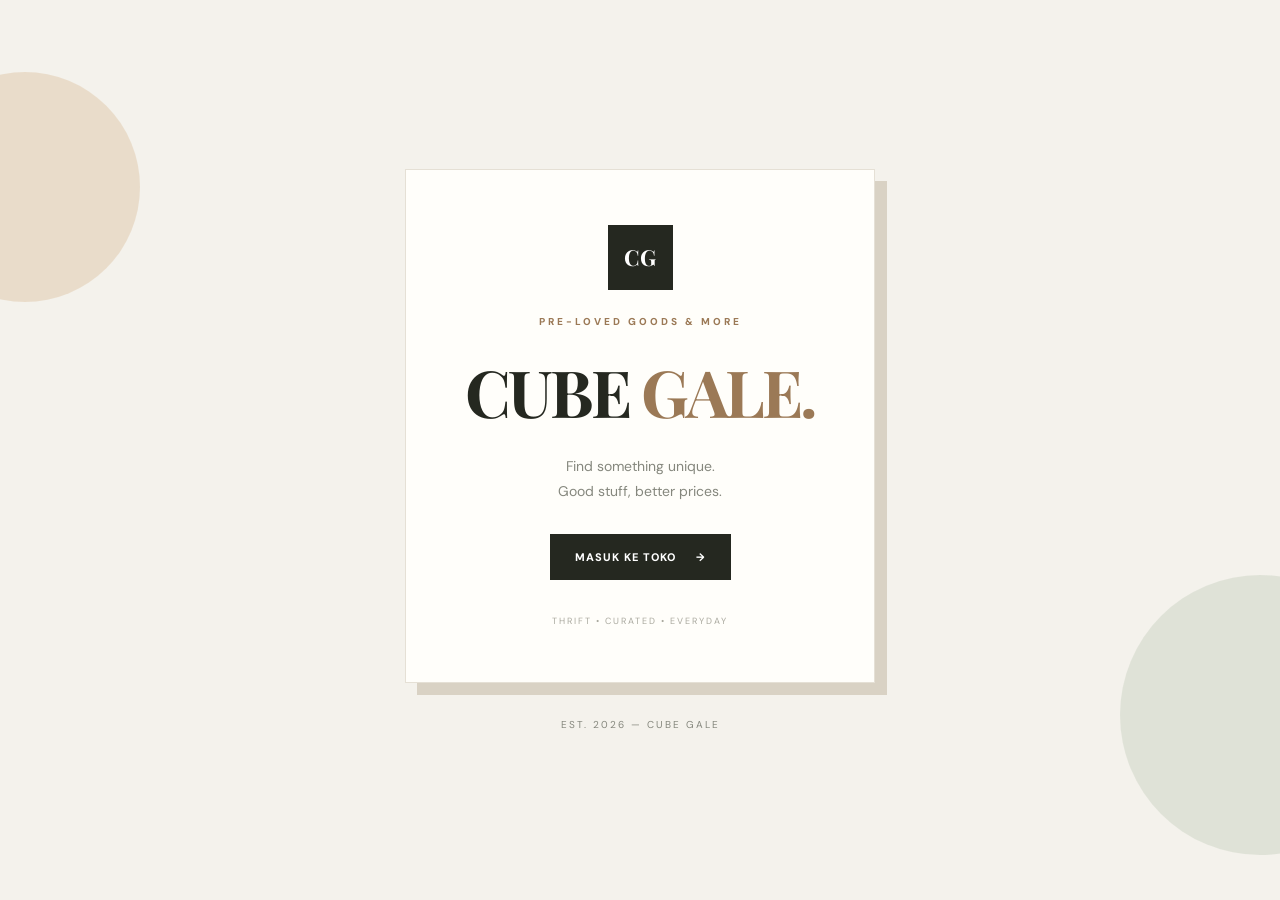
<file: index.html>
<!DOCTYPE html>
<html lang="id">
<head>
    <meta charset="UTF-8">
    <meta name="viewport" content="width=device-width, initial-scale=1.0">
    <title>Cube Gale — Welcome</title>
    <link rel="stylesheet" href="style.css">
</head>

<body class="welcome-page">

    <main class="welcome-container">

        <div class="welcome-decoration decoration-one"></div>
        <div class="welcome-decoration decoration-two"></div>

        <div class="welcome-card">

            <div class="welcome-icon">CG</div>

            <p class="eyebrow">PRE-LOVED GOODS & MORE</p>

            <h1>CUBE <span>GALE.</span></h1>

            <p class="welcome-description">
                Find something unique.<br>
                Good stuff, better prices.
            </p>

            <a href="shop.html" class="welcome-button">
                MASUK KE TOKO <span>→</span>
            </a>

            <div class="welcome-footer">
                THRIFT • CURATED • EVERYDAY
            </div>

        </div>

        <p class="welcome-bottom">
            EST. 2026 — CUBE GALE
        </p>

    </main>

</body>
</html>
</file>
<file: style.css>
@import url('https://fonts.googleapis.com/css2?family=DM+Sans:wght@400;500;600;700;800&family=Playfair+Display:wght@600;700;800&display=swap');


/* =====================
   GLOBAL
===================== */

:root {
    --bg: #f4f2ec;
    --white: #fffefa;
    --black: #252820;
    --muted: #85877d;
    --brown: #9b7956;
    --green: #596b53;
    --border: #e5e0d5;
    --red: #b75c4d;
}

* {
    margin: 0;
    padding: 0;
    box-sizing: border-box;
}

html {
    scroll-behavior: smooth;
}

body {
    font-family: 'DM Sans', sans-serif;
    background: var(--bg);
    color: var(--black);
}

button,
input {
    font: inherit;
}

button {
    cursor: pointer;
}

a {
    text-decoration: none;
    color: inherit;
}

img {
    display: block;
    max-width: 100%;
}


/* =====================
   WELCOME
===================== */

.welcome-page {
    min-height: 100vh;
    overflow: hidden;
}

.welcome-container {
    min-height: 100vh;
    display: flex;
    justify-content: center;
    align-items: center;
    flex-direction: column;
    padding: 25px;
    position: relative;
}

.welcome-card {
    width: 100%;
    max-width: 470px;
    padding: 55px 35px;
    text-align: center;
    background: var(--white);
    border: 1px solid var(--border);
    box-shadow: 12px 12px 0 #d9d2c4;
    position: relative;
    z-index: 2;
    animation: appear .7s ease;
}

.welcome-icon {
    width: 65px;
    height: 65px;
    display: grid;
    place-items: center;
    margin: auto auto 25px;
    background: var(--black);
    color: white;
    font-family: 'Playfair Display', serif;
    font-size: 22px;
    font-weight: bold;
}

.eyebrow,
.section-label {
    color: var(--brown);
    font-size: 10px;
    font-weight: 800;
    letter-spacing: 3px;
}

.welcome-card h1 {
    margin: 20px 0;
    font-family: 'Playfair Display', serif;
    font-size: clamp(42px, 9vw, 65px);
    letter-spacing: -3px;
}

.welcome-card h1 span {
    color: var(--brown);
}

.welcome-description {
    color: var(--muted);
    line-height: 1.8;
    font-size: 14px;
}

.welcome-button {
    display: inline-flex;
    align-items: center;
    gap: 20px;
    margin-top: 30px;
    padding: 16px 25px;
    background: var(--black);
    color: white;
    font-size: 11px;
    font-weight: 800;
    letter-spacing: 1px;
    transition: .2s;
}

.welcome-button:hover {
    background: var(--brown);
    transform: translateY(-3px);
}

.welcome-footer {
    margin-top: 35px;
    color: #aaa99f;
    font-size: 9px;
    letter-spacing: 2px;
}

.welcome-bottom {
    margin-top: 35px;
    color: var(--muted);
    font-size: 10px;
    letter-spacing: 2px;
}

.welcome-decoration {
    position: absolute;
    border-radius: 50%;
    opacity: .5;
}

.decoration-one {
    width: 230px;
    height: 230px;
    background: #dfc7a9;
    top: 8%;
    left: -90px;
}

.decoration-two {
    width: 280px;
    height: 280px;
    background: #cbd4c4;
    bottom: 5%;
    right: -120px;
}

@keyframes appear {
    from {
        opacity: 0;
        transform: translateY(20px);
    }

    to {
        opacity: 1;
        transform: translateY(0);
    }
}


/* =====================
   NAVBAR
===================== */

.navbar {
    height: 75px;
    padding: 0 7%;
    display: flex;
    align-items: center;
    justify-content: space-between;
    background: rgba(255,254,250,.95);
    border-bottom: 1px solid var(--border);
    position: sticky;
    top: 0;
    z-index: 100;
    backdrop-filter: blur(12px);
}

.logo {
    font-family: 'Playfair Display', serif;
    font-size: 24px;
    font-weight: 800;
    letter-spacing: -1px;
}

.logo span {
    color: var(--brown);
}

.navbar nav {
    display: flex;
    gap: 35px;
}

.navbar nav a {
    color: var(--muted);
    font-size: 12px;
    font-weight: 700;
    transition: .2s;
}

.navbar nav a:hover {
    color: var(--brown);
}

.cart-btn {
    border: none;
    padding: 11px 17px;
    border-radius: 30px;
    background: var(--black);
    color: white;
    font-size: 12px;
    font-weight: 700;
    transition: .2s;
}

.cart-btn:hover {
    background: var(--brown);
}


/* =====================
   HERO
===================== */

.hero {
    min-height: 480px;
    padding: 70px 9%;
    display: grid;
    grid-template-columns: 1.2fr .8fr;
    align-items: center;
    gap: 50px;
    background: #e9e5db;
    overflow: hidden;
}

.hero-label {
    display: inline-block;
    margin-bottom: 22px;
    color: var(--brown);
    font-size: 10px;
    font-weight: 800;
    letter-spacing: 3px;
}

.hero h1 {
    font-family: 'Playfair Display', serif;
    font-size: clamp(45px, 6vw, 75px);
    line-height: 1.05;
    letter-spacing: -3px;
}

.hero h1 span {
    color: var(--brown);
}

.hero-content > p {
    max-width: 460px;
    margin: 22px 0;
    color: #77786e;
    font-size: 14px;
    line-height: 1.9;
}

.hero-button {
    display: inline-block;
    margin-top: 8px;
    padding: 15px 22px;
    background: var(--black);
    color: white;
    font-size: 10px;
    font-weight: 800;
    letter-spacing: 1px;
    transition: .2s;
}

.hero-button:hover {
    background: var(--brown);
    transform: translateY(-3px);
}

.hero-note {
    margin-top: 35px;
    color: var(--muted);
    font-size: 9px;
    letter-spacing: 3px;
}

.hero-art {
    height: 300px;
    position: relative;
    display: grid;
    place-items: center;
}

.art-circle {
    width: 260px;
    height: 260px;
    border-radius: 50%;
    background: var(--green);
    position: absolute;
}

.art-text {
    position: relative;
    z-index: 2;
    color: white;
    font-family: 'Playfair Display', serif;
    font-size: 110px;
    font-weight: 800;
    transform: rotate(-10deg);
}

.art-caption {
    position: absolute;
    bottom: 5px;
    right: 0;
    padding: 12px 18px;
    background: var(--white);
    color: var(--brown);
    font-size: 9px;
    font-weight: 800;
    letter-spacing: 2px;
    line-height: 1.6;
    transform: rotate(4deg);
}


/* =====================
   TICKER
===================== */

.ticker {
    padding: 14px 0;
    overflow: hidden;
    background: var(--green);
    color: white;
    white-space: nowrap;
}

.ticker-content {
    display: inline-block;
    min-width: 200%;
    font-size: 11px;
    font-weight: 800;
    letter-spacing: 3px;
    animation: tickerMove 25s linear infinite;
}

@keyframes tickerMove {
    from {
        transform: translateX(0);
    }

    to {
        transform: translateX(-50%);
    }
}


/* =====================
   PRODUCTS
===================== */

.products-section {
    max-width: 1350px;
    margin: auto;
    padding: 90px 7%;
}

.section-heading {
    display: flex;
    justify-content: space-between;
    align-items: end;
    gap: 20px;
}

.section-heading h2 {
    margin: 12px 0;
    font-family: 'Playfair Display', serif;
    font-size: clamp(30px, 4vw, 45px);
}

.section-heading h2 span {
    color: var(--brown);
}

.section-description {
    color: var(--muted);
    font-size: 13px;
}

.item-counter {
    padding: 10px 15px;
    border: 1px solid var(--border);
    background: var(--white);
    color: var(--muted);
    font-size: 10px;
    font-weight: 800;
    letter-spacing: 1px;
    white-space: nowrap;
}


/* =====================
   SEARCH
===================== */

.catalog-tools {
    margin-top: 35px;
}

#searchInput {
    width: 100%;
    max-width: 420px;
    padding: 14px 17px;
    border: 1px solid var(--border);
    background: var(--white);
    color: var(--black);
    outline: none;
    font-size: 12px;
    transition: .2s;
}

#searchInput:focus {
    border-color: var(--brown);
}


/* =====================
   CATEGORY
===================== */

.category {
    display: flex;
    gap: 9px;
    flex-wrap: wrap;
    margin: 25px 0 35px;
}

.category button {
    padding: 10px 18px;
    border: 1px solid var(--border);
    border-radius: 30px;
    background: var(--white);
    color: var(--muted);
    font-size: 11px;
    font-weight: 700;
    transition: .2s;
}

.category button:hover,
.category button.active {
    background: var(--black);
    color: white;
    border-color: var(--black);
}


/* =====================
   PRODUCT GRID
===================== */

.product-grid {
    display: grid;
    grid-template-columns: repeat(4, minmax(0, 1fr));
    gap: 25px 18px;
}

.product-card {
    min-width: 0;
    overflow: hidden;
    background: var(--white);
    border: 1px solid var(--border);
    transition: .25s;
}

.product-card:hover {
    transform: translateY(-5px);
    box-shadow: 0 12px 30px rgba(40,35,25,.09);
}

.product-image-wrap {
    width: 100%;
    aspect-ratio: 4 / 5;
    position: relative;
    overflow: hidden;
    background: #e9e5db;
}

.product-image {
    width: 100%;
    height: 100%;
    object-fit: cover;
    transition: transform .4s;
}

.product-card:hover .product-image {
    transform: scale(1.04);
}

.product-badge {
    position: absolute;
    top: 12px;
    left: 12px;
    padding: 6px 10px;
    color: white;
    font-size: 9px;
    font-weight: 800;
    letter-spacing: 1px;
}

.product-badge.new {
    background: var(--green);
}

.product-badge.sale {
    background: var(--red);
}

.product-badge.rare {
    background: var(--brown);
}

.product-info {
    padding: 15px;
}

.category-name {
    color: var(--brown);
    font-size: 9px;
    font-weight: 800;
    letter-spacing: 2px;
}

.product-info h3 {
    min-height: 40px;
    margin: 8px 0 15px;
    font-size: 13px;
    font-weight: 700;
    line-height: 1.5;
}

.product-bottom {
    display: flex;
    justify-content: space-between;
    align-items: center;
    gap: 8px;
}

.price {
    font-size: 12px;
    font-weight: 800;
}

.product-bottom button {
    padding: 9px 11px;
    border: none;
    background: var(--black);
    color: white;
    font-size: 9px;
    font-weight: 700;
    white-space: nowrap;
    transition: .2s;
}

.product-bottom button:hover {
    background: var(--brown);
}

#noProducts {
    display: none;
    padding: 40px 10px;
    text-align: center;
    color: var(--muted);
    font-size: 13px;
}


/* =====================
   ABOUT
===================== */

.about {
    max-width: 1350px;
    margin: 20px auto 90px;
    padding: 0 7%;
}

.about-content {
    min-height: 330px;
    padding: 55px;
    background: var(--green);
    color: white;
    position: relative;
    z-index: 1;
    overflow: hidden;
}

.about-content h2 {
    margin: 20px 0;
    font-family: 'Playfair Display', serif;
    font-size: clamp(35px, 5vw, 55px);
    line-height: 1.2;
}

.about-content h2 span {
    color: #d8c2a5;
}

.about-content > p:not(.section-label) {
    max-width: 500px;
    color: rgba(255,255,255,.75);
    font-size: 13px;
    line-height: 1.9;
}

.about-content .section-label {
    color: #d8c2a5;
}

.about-button {
    display: inline-block;
    margin-top: 25px;
    padding: 13px 18px;
    background: white;
    color: var(--black);
    font-size: 10px;
    font-weight: 800;
}

.about-decoration {
    position: absolute;
    right: 10%;
    top: 50%;
    transform: translateY(-50%) rotate(-12deg);
    color: rgba(255,255,255,.08);
    font-family: 'Playfair Display', serif;
    font-size: 150px;
    font-weight: 800;
    pointer-events: none;
}


/* =====================
   CART
===================== */

.overlay {
    position: fixed;
    inset: 0;
    z-index: 200;
    background: rgba(0,0,0,.45);
    opacity: 0;
    visibility: hidden;
    transition: .3s;
}

.overlay.show {
    opacity: 1;
    visibility: visible;
}

.cart {
    position: fixed;
    top: 0;
    right: -450px;
    z-index: 201;
    width: min(420px, 90%);
    height: 100dvh;
    padding: 25px;
    display: flex;
    flex-direction: column;
    background: var(--white);
    transition: .35s ease;
}

.cart.show {
    right: 0;
}

.cart-header {
    display: flex;
    justify-content: space-between;
    align-items: center;
    padding-bottom: 20px;
    border-bottom: 1px solid var(--border);
}

.cart-header h2 {
    margin-top: 5px;
    font-family: 'Playfair Display', serif;
}

.cart-close {
    width: 35px;
    height: 35px;
    border: 1px solid var(--border);
    background: transparent;
    font-size: 22px;
}

.cart-items {
    flex: 1;
    overflow-y: auto;
    padding: 15px 0;
}

.empty-cart {
    margin-top: 50px;
    color: var(--muted);
    text-align: center;
    font-size: 13px;
}

.cart-item {
    display: flex;
    justify-content: space-between;
    align-items: center;
    gap: 10px;
    padding: 15px 0;
    border-bottom: 1px solid var(--border);
}

.cart-item h4 {
    font-size: 12px;
}

.cart-item p {
    margin-top: 5px;
    color: var(--muted);
    font-size: 11px;
}

.cart-item button {
    border: none;
    background: transparent;
    color: var(--red);
    font-size: 11px;
    font-weight: 700;
}

.cart-bottom {
    padding-top: 20px;
    border-top: 1px solid var(--border);
}

.total {
    display: flex;
    justify-content: space-between;
    margin-bottom: 18px;
    font-size: 14px;
    font-weight: 700;
}

.total strong {
    font-size: 16px;
}

.checkout {
    width: 100%;
    padding: 15px;
    border: none;
    background: var(--green);
    color: white;
    font-size: 10px;
    font-weight: 800;
    letter-spacing: 1px;
    transition: .2s;
}

.checkout:hover {
    background: var(--black);
}


/* =====================
   FOOTER
===================== */

footer {
    min-height: 100px;
    padding: 25px 7%;
    display: flex;
    justify-content: space-between;
    align-items: center;
    gap: 20px;
    background: var(--white);
    border-top: 1px solid var(--border);
}

footer p,
.back-top {
    color: var(--muted);
    font-size: 10px;
}

.back-top {
    font-weight: 800;
    letter-spacing: 1px;
}


/* =====================
   RESPONSIVE
===================== */

@media (max-width: 1000px) {

    .product-grid {
        grid-template-columns: repeat(3, minmax(0, 1fr));
    }

    .hero {
        padding-left: 6%;
        padding-right: 6%;
    }

}

@media (max-width: 700px) {

    .navbar {
        height: 68px;
        padding: 0 5%;
    }

    .logo {
        font-size: 20px;
    }

    .navbar nav {
        display: none;
    }

    .hero {
        min-height: auto;
        padding: 55px 7%;
        grid-template-columns: 1fr;
        gap: 20px;
    }

    .hero h1 {
        font-size: 50px;
    }

    .hero-art {
        height: 230px;
    }

    .art-circle {
        width: 190px;
        height: 190px;
    }

    .art-text {
        font-size: 85px;
    }

    .products-section {
        padding: 65px 5%;
    }

    .product-grid {
        grid-template-columns: repeat(2, minmax(0, 1fr));
        gap: 18px 12px;
    }

    .product-info {
        padding: 12px;
    }

    .product-info h3 {
        font-size: 12px;
    }

    .product-bottom {
        align-items: flex-start;
        flex-direction: column;
    }

    .product-bottom button {
        width: 100%;
        padding: 10px 5px;
    }

    .about {
        padding: 0 5%;
    }

    .about-content {
        padding: 35px 25px;
    }

    .about-decoration {
        font-size: 100px;
        right: 0;
    }

    footer {
        padding: 25px 5%;
        flex-direction: column;
        text-align: center;
    }

}

@media (max-width: 360px) {

    .product-grid {
        gap: 10px;
    }

    .product-info {
        padding: 9px;
    }

    .price {
        font-size: 11px;
    }

    .product-info h3 {
        font-size: 11px;
    }

}
</file>
